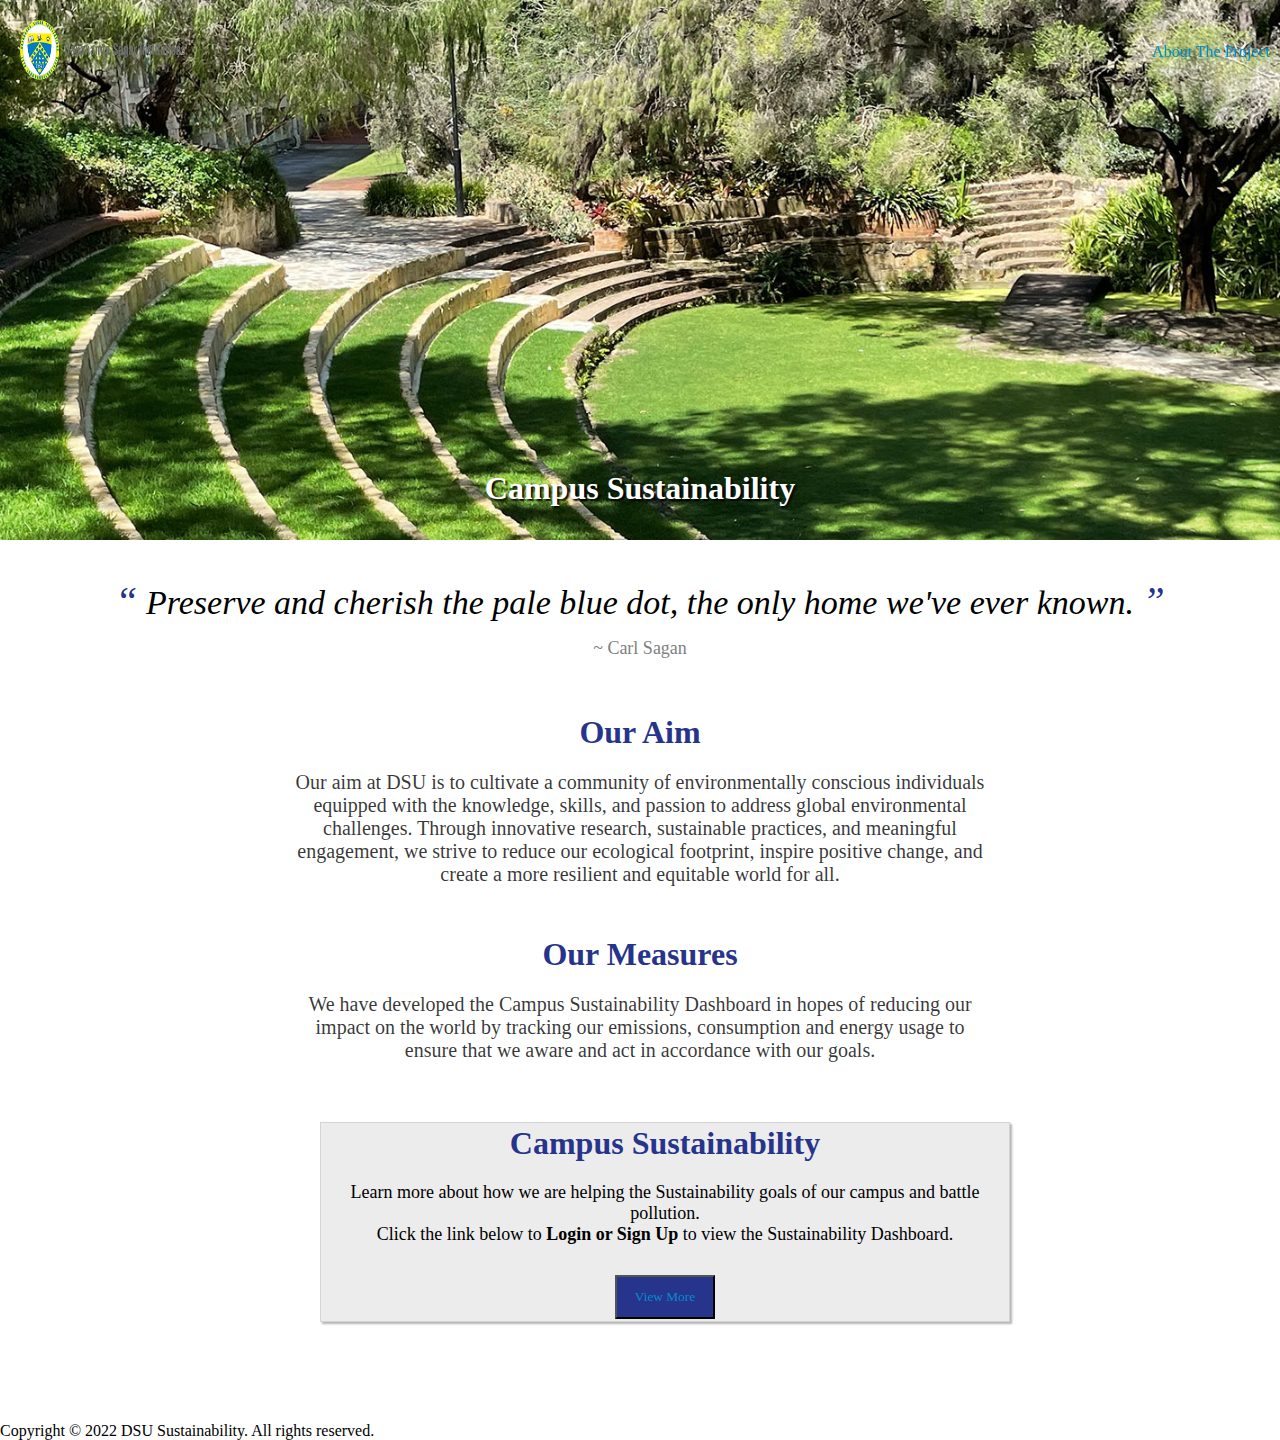
<file: sustainable-dashboard/index.html>
<!doctype html>
<html lang="en">
  <head>
    <meta charset="utf-8">
    <meta name="viewport" content="width=device-width, initial-scale=1">
    <title>Sustainability</title>
	  <link rel="stylesheet" type="text/css" href="css/body.css">
    <link rel="stylesheet" type="text/css" href="css/style.css">
  </head>
  <body>
  
	<div class="wrapper">
		<div class="navbar">
			<div class="container">
				<a class="navbar-brand" href="index.html">
					<img src="assets/dsulogo.png" alt="logo" width="165" height="60">
				</a>
				<a class="right-nav" href="#">
					About The Project
        </a>
			</div>
		</div>
	</div>

  <script src="navbar.js"></script>

  <div class="text-container">
    <h1 class="title" style="text-shadow: 2px 2px 2px black;">Campus Sustainability</h1>
    <div>
        <blockquote>
          <i>
            <span class="big-quotes">&#8220;</span>
              Preserve and cherish the pale blue dot, the only home we've ever known.
            <span class="big-quotes">&#8221;</span></i>
          <br>
          <span class="undersigned">~ Carl Sagan</span>
        </blockquote> 
    </div>
    <br>
  </div>

  <div class="goals-container">
    <div class="goals">
      <h2>Our Aim</h2>
      <p>Our aim at DSU is to cultivate a community of environmentally conscious individuals equipped with the knowledge, skills, and passion to address global environmental challenges. Through innovative research, sustainable practices, and meaningful engagement, we strive to reduce our ecological footprint, inspire positive change, and create a more resilient and equitable world for all.</p>
    </div>
    <div class="goals">
      <h2>Our Measures</h2>
      <p>We have developed the Campus Sustainability Dashboard in hopes of reducing our impact on the world by tracking our emissions, consumption and energy usage to ensure that we aware and act in accordance with our goals. </p>
    </div>
  </div>

  <div class="content-wrapper">
		<h1 class="title-redirect">Campus Sustainability</h1>
    <p class="title-description">Learn more about how we are helping the Sustainability goals of our campus and battle pollution.<br>Click the link below to <strong>Login or Sign Up</strong> to view the Sustainability Dashboard.</p>
    <button class="redirect-button">
      <a class="redirect-anchor" href="login.php">View More</a>
    </button>
  </div>

  <footer class="footer-center">
    <p class="footer-text">Copyright &copy; 2022 DSU Sustainability. All rights reserved.</p>
  </footer>

  </body>
</html>
</file>
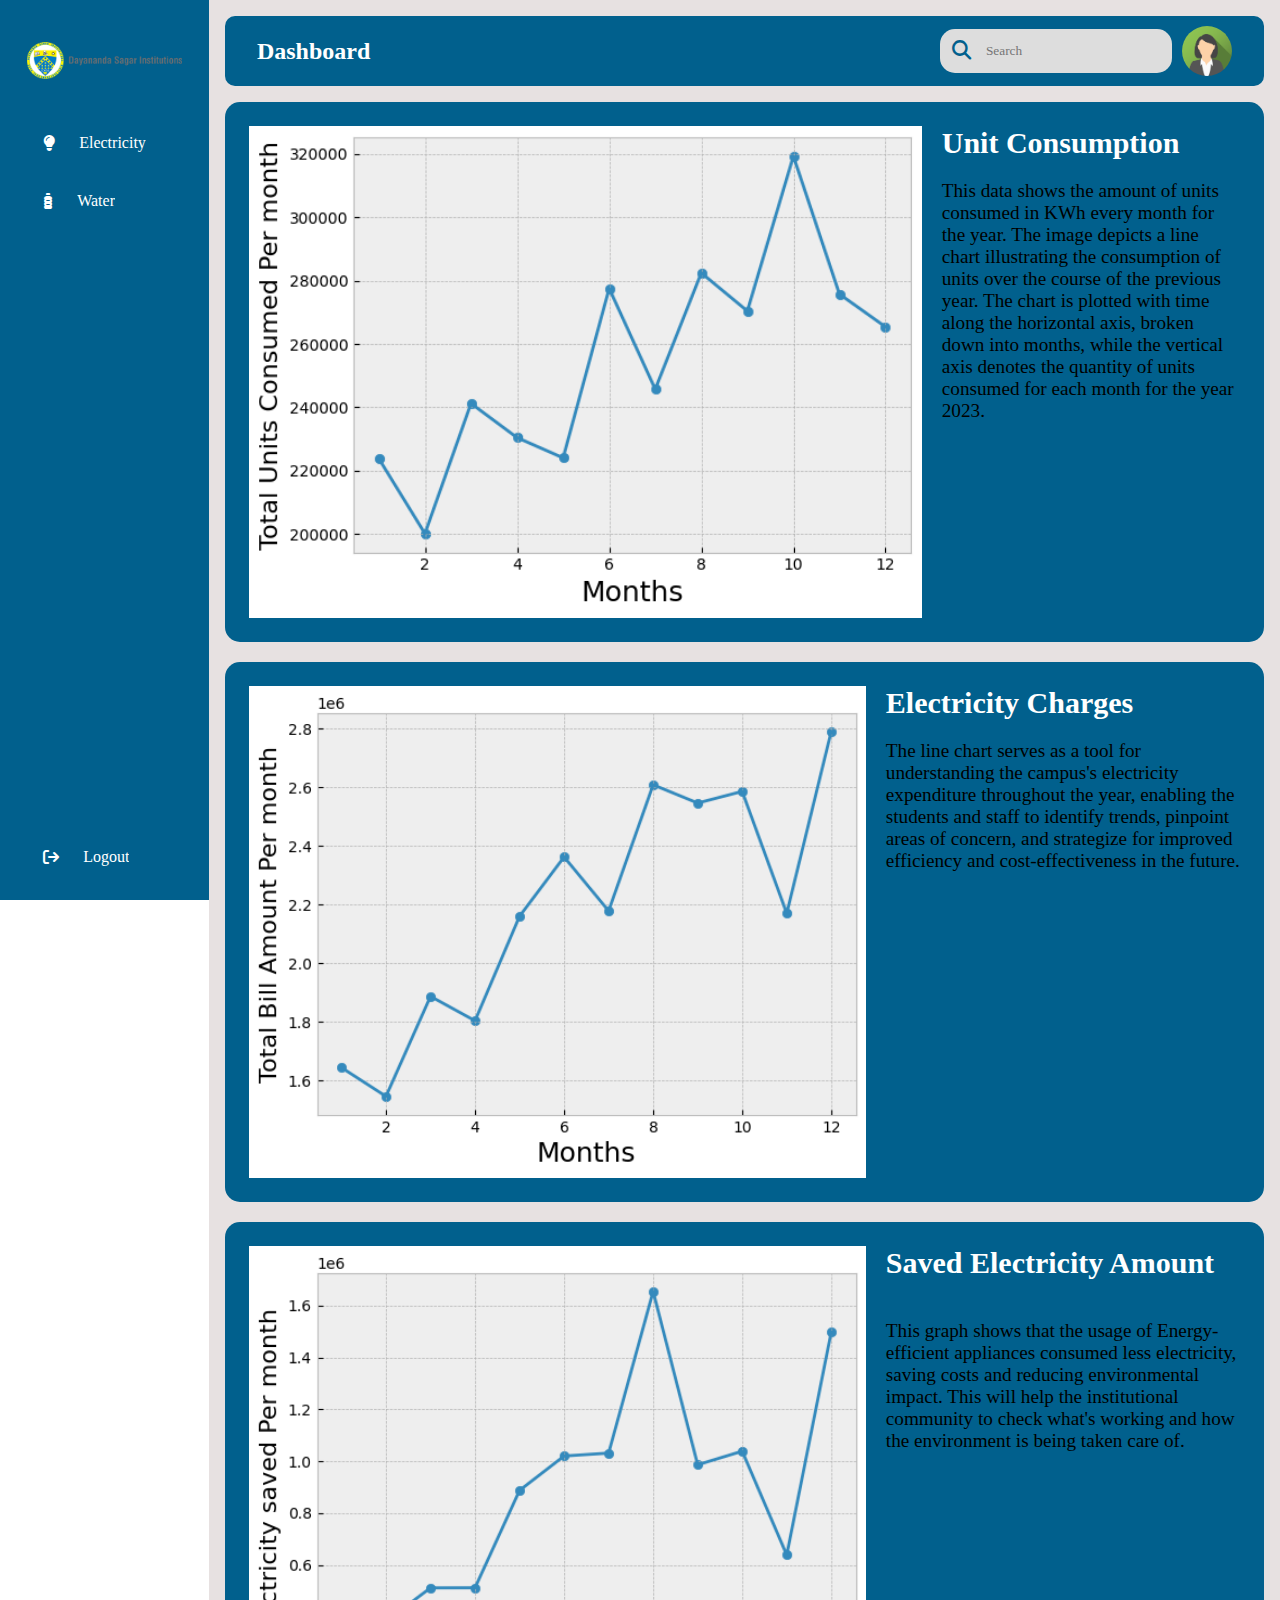
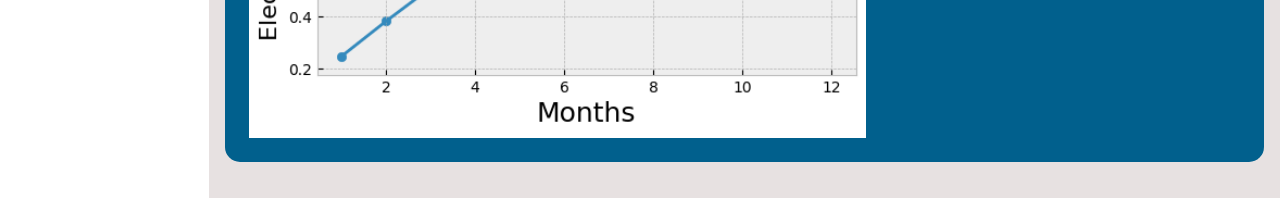
<file: sustainable-dashboard/dashboard.html>
<!DOCTYPE html>
<html>
<head>
  <meta charset="UTF-8">
  <meta name="viewport" content="width=device-width, initial-scale=1.0">
  <title>Campus Sustainability Dashboard</title>
  <link rel="stylesheet" href="css/dashboard.css">
  <link rel="stylesheet" href="https://cdnjs.cloudflare.com/ajax/libs/font-awesome/6.5.2/css/all.min.css"/>
</head>

<body>
  <div class="sidebar">
    <div class="logo"></div>
    <ul class="menu">
      <li>
        <a href="dashboard.html">
          <i class="fas fa-lightbulb"></i>
          <span>Electricity</span>
        </a>
      </li>
      <li>
        <a href="dashboard2.html">
          <i class="fas fa-bottle-water"></i>
          <span>Water</span>
        </a>
      </li>
      <li class="logout">
        <a href="index.html">
          <i class="fa-solid fa-arrow-right-from-bracket"></i>
          <span>Logout</span>
        </a>
      </li>
    </ul>
  </div>

  <div class="main-content">
    <div class="header-wrapper">
      <div class="header-title">
        <h2>Dashboard</h2>
      </div>
      <div class="user-info">
        <div class="search-box">
          <i class="fas fa-search"></i>
          <input type="text" placeholder="Search">
        </div>
        <img src="assets/img_avatar2.png" alt="">
      </div>
    </div>

    <div class="card-container">
      <img src="assets/unitselectricity.png" alt="data">
      <div class="data-desc">
        <h3 class="data-title">
          Unit Consumption
        </h3>
        <span class="desc">This data shows the amount of units consumed in KWh every month for the year. The image depicts a line chart illustrating the consumption of units over the course of the previous year. The chart is plotted with time along the horizontal axis, broken down into months, while the vertical axis denotes the quantity of units consumed for each month for the year 2023.</span>
      </div>
    </div>

    <div class="card-container">
      <img src="assets/billamt.png" alt="data">
      <div class="data-desc">
        <h3 class="data-title">
          Electricity Charges
        </h3>
        <span class="desc">The line chart serves as a tool for understanding the campus's electricity expenditure throughout the year, enabling the students and staff to identify trends, pinpoint areas of concern, and strategize for improved efficiency and cost-effectiveness in the future.</span>
      </div>
    </div>

    <div class="card-container">
      <img src="assets/saveamt.png" alt="data">
      <div class="data-desc">
        <h3 class="data-title" style="margin-bottom: 40px;">
          Saved Electricity Amount 
        </h3>
        <span class="desc">
          This graph shows that the usage of Energy-efficient appliances consumed less electricity, saving costs and reducing environmental impact. This will help the institutional community to check what's working and how the environment is being taken care of.</span>
      </div>
    </div>

  </div>
</body>
</html>
</file>
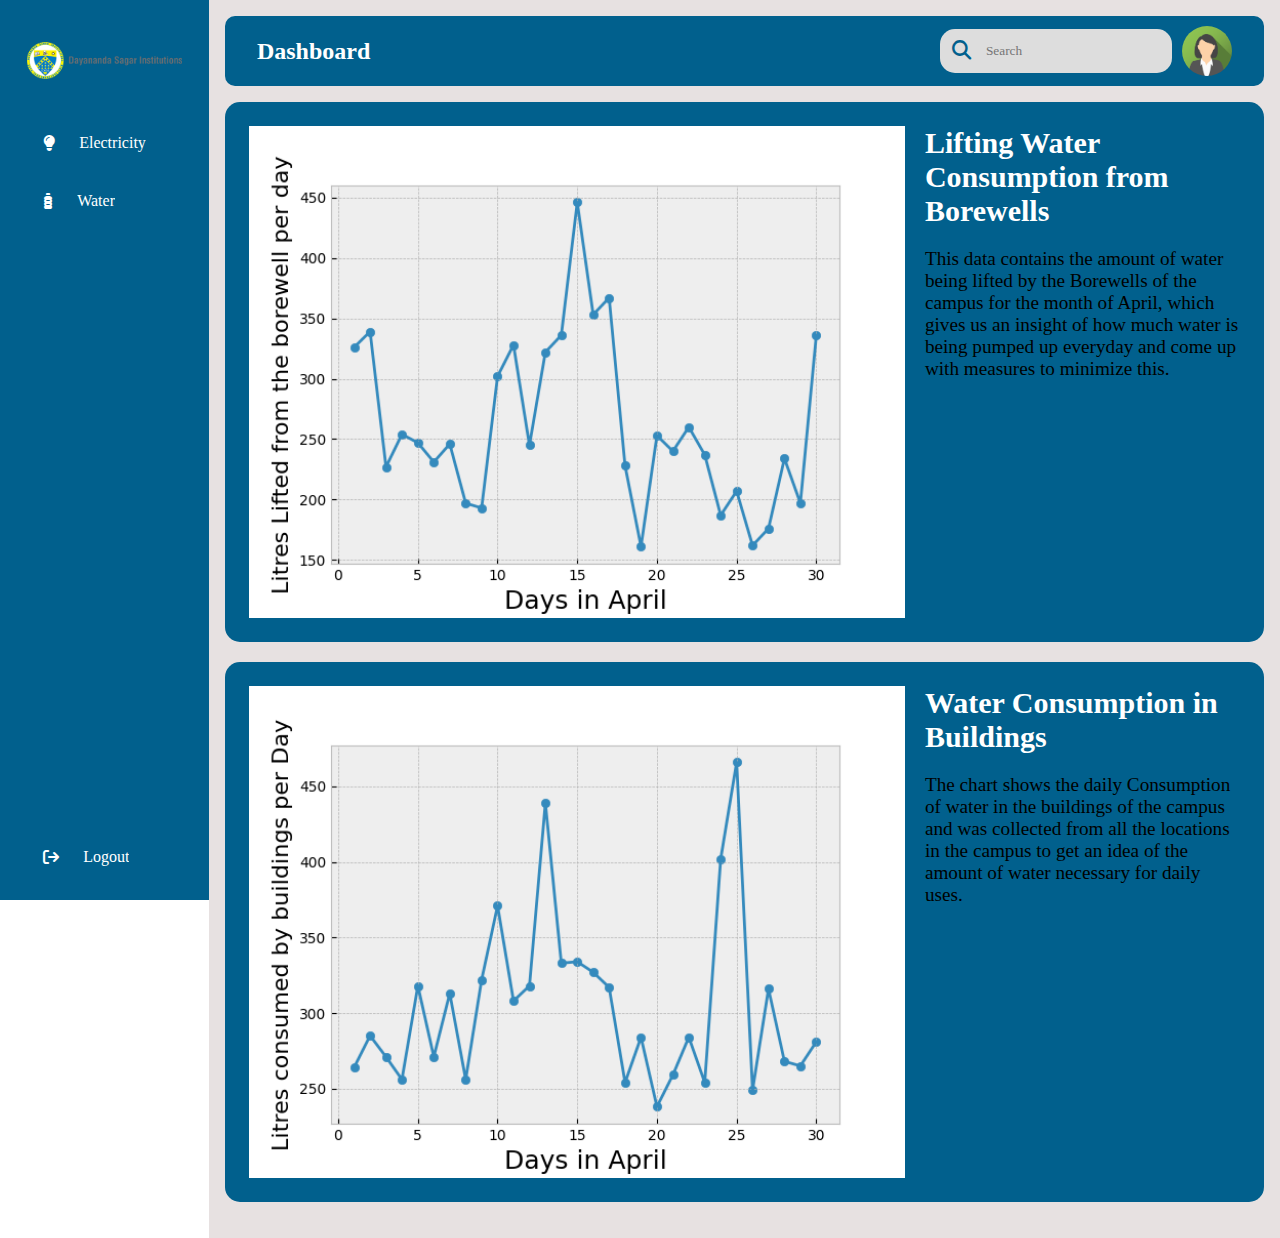
<file: sustainable-dashboard/dashboard2.html>
<!DOCTYPE html>
<html>
<head>
  <meta charset="UTF-8">
  <meta name="viewport" content="width=device-width, initial-scale=1.0">
  <title>Campus Sustainability Dashboard</title>
  <link rel="stylesheet" href="css/dashboard.css">
  <link rel="stylesheet" href="https://cdnjs.cloudflare.com/ajax/libs/font-awesome/6.5.2/css/all.min.css"/>
</head>

<body>
  <div class="sidebar">
    <div class="logo"></div>
    <ul class="menu">
      <li>
        <a href="dashboard.html">
          <i class="fas fa-lightbulb"></i>
          <span>Electricity</span>
        </a>
      </li>
      <li>
        <a href="dashboard2.html">
          <i class="fas fa-bottle-water"></i>
          <span>Water</span>
        </a>
      </li>
      <li class="logout">
        <a href="index.html">
          <i class="fa-solid fa-arrow-right-from-bracket"></i>
          <span>Logout</span>
        </a>
      </li>
    </ul>
  </div>

  <div class="main-content">
    <div class="header-wrapper">
      <div class="header-title">
        <h2>Dashboard</h2>
      </div>
      <div class="user-info">
        <div class="search-box">
          <i class="fas fa-search"></i>
          <input type="text" placeholder="Search">
        </div>
        <img src="assets/img_avatar2.png" alt="">
      </div>
    </div>

    <div class="card-container">
      <img src="assets/liftingwater.png" alt="data">
      <div class="data-desc">
        <h3 class="data-title">
          Lifting Water Consumption from Borewells
        </h3>
        <span class="desc">This data contains the amount of water being lifted by the Borewells of the campus for the month of April, which gives us an insight of how much water is being pumped up everyday and come up with measures to minimize this.</span>
      </div>
    </div>

    <div class="card-container">
      <img src="assets/buildingwater.png" alt="data">
      <div class="data-desc">
        <h3 class="data-title">
          Water Consumption in Buildings
        </h3>
        <span class="desc">The chart shows the daily Consumption of water in the buildings of the campus and was collected from all the locations in the campus to get an idea of the amount of water necessary for daily uses.</span>
      </div>
    </div>
  </div>
</body>
</html>
</file>
<file: sustainable-dashboard/css/body.css>
* {
  font-family: "Product Sans";
}
.text-container {
  text-align: center;
  color: rgb(255, 255, 255);
  text-shadow: 2px 2px 2px rgba(0, 0, 0, 0.7);
  margin-top: -70px;
}

.title {
  margin-bottom: 70px;
}

blockquote {
  text-shadow: none;
  display: block;
  margin-top: 1em;
  margin-bottom: 1em;
  margin-left: 40px;
  margin-right: 40px;
  color: black;
  font-size: 34px;
}
.undersigned {
  font-size: 18px;
  color: gray;
}

.big-quotes {
  font-size: 40px;
  color: #27348b;
}

.goals {
  margin: 0px 100px 50px 100px;
  text-align: center;
}

.goals > p {
  font-size: 20px;
  color: rgba(0, 0, 0, 0.79);
  padding: 0px 192px 0px 192px;
}

.goals > h2 {
  color: #27348b;
  font-size: 32px;
  margin-bottom: 20px;
}

.content-wrapper {
  background-color: #ececec;
  width: 50%;
  height: 150px;
  display: flex;
  margin-top: 60px;
  margin-left: 25%;
  margin-right: 25%;
  flex-direction: column;
  align-items: center;
  justify-content: center;
  margin-bottom: 100px;
  padding: 24px;
  border: 1px solid rgba(0, 0, 0, 0.1);
  box-shadow: 2px 2px 2px rgba(0, 0, 0, 0.3);
}

.title-redirect {
  font-size: 32px;
  color: #27348b;
  margin-bottom: 20px;
}

.title-description {
  text-align: center;
  font-size: 18px;
  margin-bottom: 30px;
}

.redirect-wrapper {
  display: flex;
  flex-direction: row;
}
.redirect-button {
  height: 100px;
  width: 100px;
  padding: 12px;
  background-color: #27348b;
  color: white;
  font-weight: bold;
  cursor: pointer;
}

.redirect-button:active {
  opacity: 0.7;
}

a:link,
a:visited {
  color: #008dcd;
  font-weight: 400;
  text-decoration: none;
  cursor: pointer;
}

a:link:active {
  color: inherit;
}
</file>
<file: sustainable-dashboard/css/style.css>
* {
  margin: 0;
  padding: 0;
  font-family: "Product Sans";
}
*::selection {
  background-color: #27348b;
  color: #fff;
}
::-webkit-scrollbar {
  width: 7px;
}
::-webkit-scrollbar-track {
  background: #27348b;
}
::-webkit-scrollbar-thumb {
  border-radius: 7px;
  background: #fff;
}
.wrapper {
  background-image: url(../assets/bgimg.jpg);
  background-size: cover;
  background-position: center;
  background-repeat: no-repeat;
  height: 60vh;
}

.navbar {
  position: fixed;
  height: 80px;
  width: 100%;
  padding-top: 20px;
  transition: all 500ms ease;
}

.scrolling {
  background-color: #27348b;
}

.container {
  display: flex;
  flex-direction: row;
  justify-content: space-between;
  align-items: center;
  margin-left: 20px;
  margin-right: 10px;
}

.navbar-brand:hover,
.right-nav:hover {
  transform: scale(1.1);
}

.right-nav {
  color: #008dcd;
  transition: 0.3s;
  vertical-align: middle;
}

.navbar-brand {
  transition: 0.3s;
}
.main {
  min-height: 100vh;
}
</file>
<file: sustainable-dashboard/css/dashboard.css>
* {
    font-family: "Product Sans";
  }
*{
    margin: 0;
    padding: 0;
    border: none;
    outline: none;
    box-sizing: border-box;
}

body{
    display: flex;
}

.sidebar{
    position: sticky;
    top: 0;
    left: 0;
    bottom: 0;
    width: 240px;
    height: 100vh;
    padding: 0 1.7rem;
    overflow: hidden;
    transition: all 0.5s linear;
    background: #01608d;
}

.logo{
    height: 100px;
    padding: 20px;
    margin-top: 10px;
    background-image: url("../assets/dsulogo.png");
    background-size: contain;
    background-repeat: no-repeat;
    background-position: center;
}

.menu{
    height: 88%;
    position: relative;
    list-style: none;
    padding: 0;
}

.menu li{
    padding: 1rem;
    margin: 8px 0;
    border-radius: 8px;
    transition: all 0.5s ease-in-out;
}

.menu li:hover,
.active{
    background: #0a4e6d;
}

.menu a{
    color: white;
    font-size: 16px;
    text-decoration: none;
    display: flex;
    align-items: center;
    gap: 1.5rem;
}

.menu a span{
    overflow: hidden;
}

.menu a li{
    font-size: 1.2rem;
}

.logout{
    position: absolute;
    bottom: 20px;
    left: 0;
    width: 100%;
}

.main-content{
    position:relative;
    background: rgb(231, 225, 225);
    width: 100%;
    padding: 1rem;
}

.header-wrapper img{
    width: 50%;
    height: 50px;
    cursor: pointer;
    border-radius: 50%;
}

.header-wrapper{
    display: flex;
    justify-content: space-between;
    align-items: center;
    flex-wrap: wrap;
    background: #01608d;
    border-radius: 10px;
    padding: 10px 2rem;
    margin-bottom: 1rem;
}

.header-title{
    color: white;
}

.user-info{
    display: flex;
    align-items: center;
    gap: 10px;
}

.search-box{
    background: rgb(221, 221, 221);
    border-radius: 15px;
    color: #01608d;
    display: flex;
    align-items: center;
    gap: 5px;
    padding: 4px 12px;
}

.search-box input{
    background: transparent;
    padding: 10px;
}

.search-box i{
    font-size: 1.2rem;
    cursor: pointer;
    transition: all 0.5s ease-out;
}

.search-box i:hover{
    transform: scale(1.2);
}

.card-container{
    display: flex;
    flex-direction: row;
    height: 60vh;
    background-color: #01608d;
    padding: 24px;
    border-radius: 15px;
    margin-bottom: 20px;
}

.card-container img{
    margin-right: 20px;
}

.card-container h3{
    color: rgb(255, 255, 255);
    font-size: 30px;
    margin-bottom: 20px;
}

.desc{
    color: rgb(0, 0, 0);
    font-size: larger;
}
</file>
